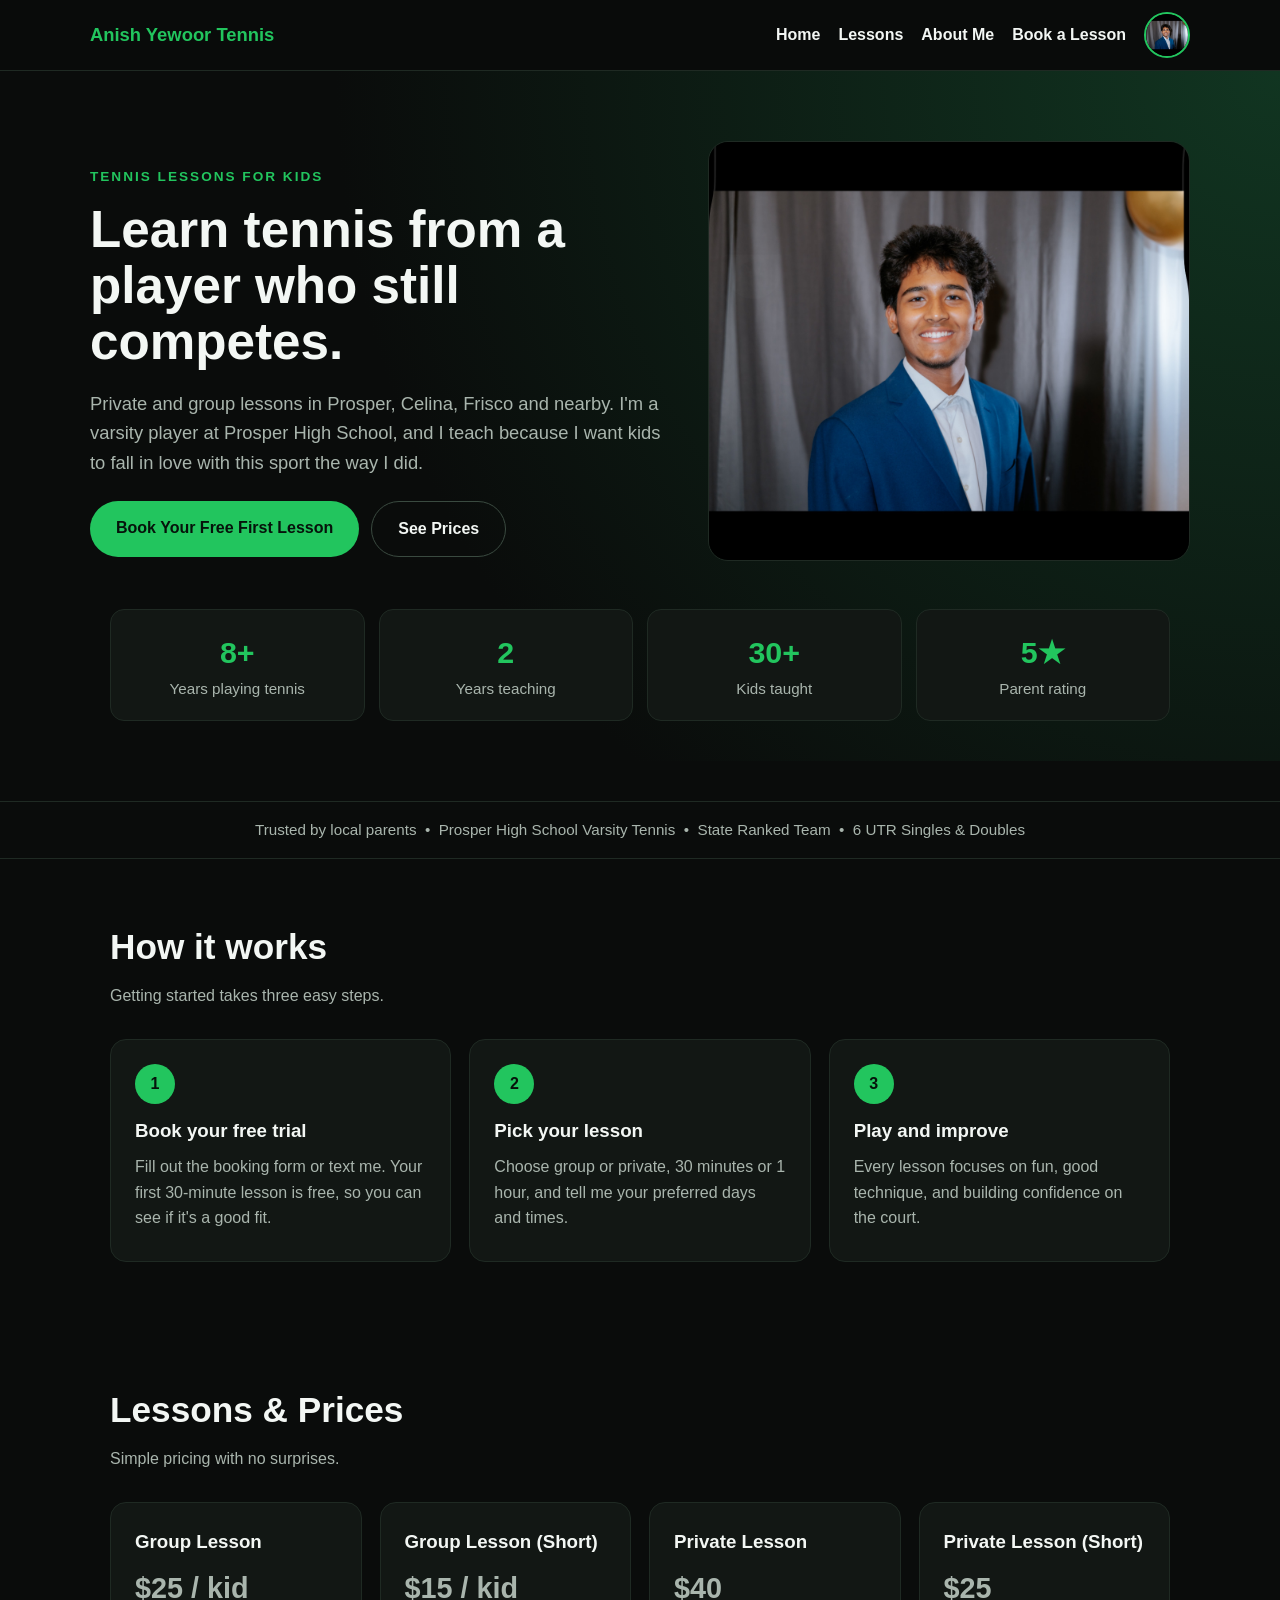
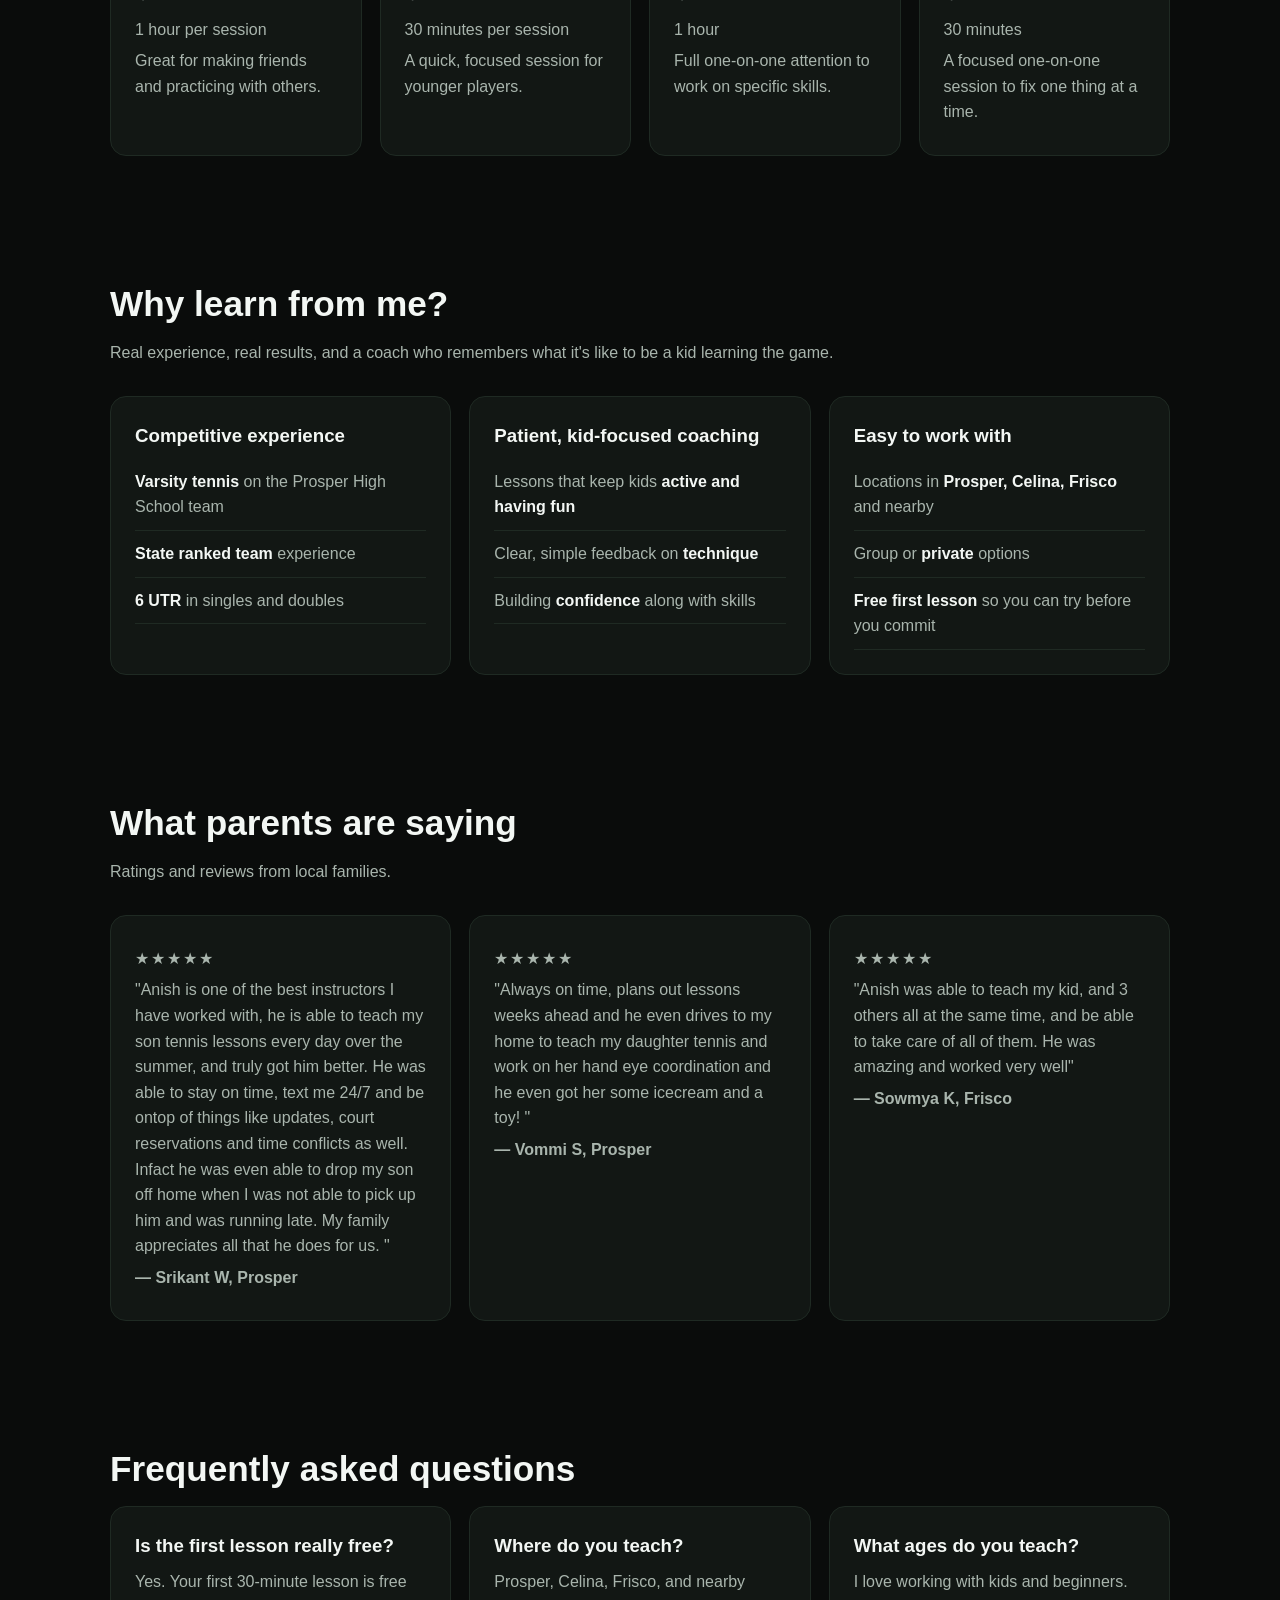
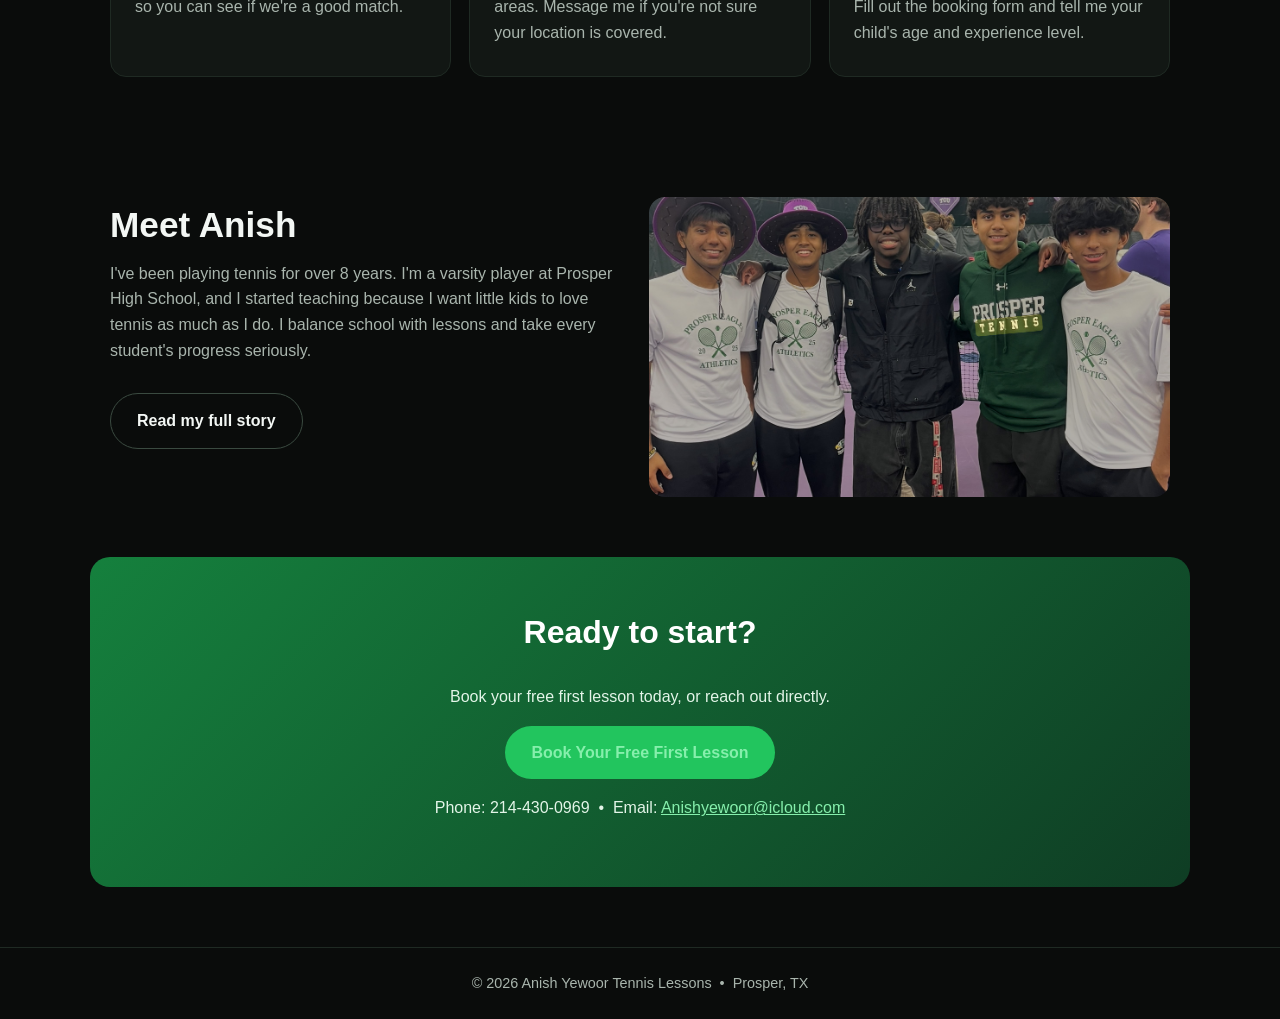
<file: index.html>
<!DOCTYPE html>
<html lang="en">
<head>
  <meta charset="UTF-8">
  <meta name="viewport" content="width=device-width, initial-scale=1.0">
  <title>Anish Yewoor | Tennis Lessons in Prosper, Celina &amp; Frisco</title>
  <link rel="stylesheet" href="style.css">
</head>
<body>

<header>
  <nav>
    <span class="brand">Anish Yewoor Tennis</span>
    <a href="index.html">Home</a>
    <a href="#lessons">Lessons</a>
    <a href="about.html">About Me</a>
    <a href="book.html">Book a Lesson</a>
    <img class="avatar" src="images/suit.jpg" alt="Anish Yewoor">
  </nav>
</header>

<section class="hero">
  <div class="hero-inner">
    <div>
      <p class="eyebrow">Tennis lessons for kids</p>
      <h1>Learn tennis from a player who still competes.</h1>
      <p class="lead">Private and group lessons in Prosper, Celina, Frisco and nearby. I'm a varsity player at Prosper High School, and I teach because I want kids to fall in love with this sport the way I did.</p>
      <div class="btn-row">
        <a href="book.html" class="btn">Book Your Free First Lesson</a>
        <a href="#lessons" class="btn btn-ghost">See Prices</a>
      </div>
    </div>
    <div class="hero-photo">
      <img src="images/suit.jpg" alt="Anish Yewoor in a suit">
    </div>
  </div>
  <div class="stats">
    <div class="stat"><strong>8+</strong><span>Years playing tennis</span></div>
    <div class="stat"><strong>2</strong><span>Years teaching</span></div>
    <div class="stat"><strong>30+</strong><span>Kids taught</span></div>
    <div class="stat"><strong>5★</strong><span>Parent rating</span></div>
  </div>
</section>

<div class="trust">
  Trusted by local parents &nbsp;•&nbsp; Prosper High School Varsity Tennis &nbsp;•&nbsp; State Ranked Team &nbsp;•&nbsp; 6 UTR Singles &amp; Doubles
</div>

<section class="section">
  <h2>How it works</h2>
  <p class="sub">Getting started takes three easy steps.</p>
  <div class="grid3">
    <div class="card">
      <div class="step-num">1</div>
      <h3>Book your free trial</h3>
      <p>Fill out the booking form or text me. Your first 30-minute lesson is free, so you can see if it's a good fit.</p>
    </div>
    <div class="card">
      <div class="step-num">2</div>
      <h3>Pick your lesson</h3>
      <p>Choose group or private, 30 minutes or 1 hour, and tell me your preferred days and times.</p>
    </div>
    <div class="card">
      <div class="step-num">3</div>
      <h3>Play and improve</h3>
      <p>Every lesson focuses on fun, good technique, and building confidence on the court.</p>
    </div>
  </div>
</section>

<section class="section" id="lessons">
  <h2>Lessons &amp; Prices</h2>
  <p class="sub">Simple pricing with no surprises.</p>
  <div class="grid4">
    <div class="card">
      <h3>Group Lesson</h3>
      <p class="price">$25 / kid</p>
      <p>1 hour per session</p>
      <p>Great for making friends and practicing with others.</p>
    </div>
    <div class="card">
      <h3>Group Lesson (Short)</h3>
      <p class="price">$15 / kid</p>
      <p>30 minutes per session</p>
      <p>A quick, focused session for younger players.</p>
    </div>
    <div class="card">
      <h3>Private Lesson</h3>
      <p class="price">$40</p>
      <p>1 hour</p>
      <p>Full one-on-one attention to work on specific skills.</p>
    </div>
    <div class="card">
      <h3>Private Lesson (Short)</h3>
      <p class="price">$25</p>
      <p>30 minutes</p>
      <p>A focused one-on-one session to fix one thing at a time.</p>
    </div>
  </div>
</section>

<section class="section">
  <h2>Why learn from me?</h2>
  <p class="sub">Real experience, real results, and a coach who remembers what it's like to be a kid learning the game.</p>
  <div class="grid3">
    <div class="card">
      <h3>Competitive experience</h3>
      <ul class="feature-list">
        <li><strong>Varsity tennis</strong> on the Prosper High School team</li>
        <li><strong>State ranked team</strong> experience</li>
        <li><strong>6 UTR</strong> in singles and doubles</li>
      </ul>
    </div>
    <div class="card">
      <h3>Patient, kid-focused coaching</h3>
      <ul class="feature-list">
        <li>Lessons that keep kids <strong>active and having fun</strong></li>
        <li>Clear, simple feedback on <strong>technique</strong></li>
        <li>Building <strong>confidence</strong> along with skills</li>
      </ul>
    </div>
    <div class="card">
      <h3>Easy to work with</h3>
      <ul class="feature-list">
        <li>Locations in <strong>Prosper, Celina, Frisco</strong> and nearby</li>
        <li>Group or <strong>private</strong> options</li>
        <li><strong>Free first lesson</strong> so you can try before you commit</li>
      </ul>
    </div>
  </div>
</section>

<section class="section">
  <h2>What parents are saying</h2>
  <p class="sub">Ratings and reviews from local families.</p>
  <div class="grid3">
    <div class="card">
      <p class="stars">★★★★★</p>
      <p>"Anish is one of the best instructors I have worked with, he is able to teach my son tennis lessons every day over the summer, and truly got him better. He was able to stay on time, text me 24/7 and be ontop of things like updates, court reservations and time conflicts as well. Infact he was even able to drop my son off home when I was not able to pick up him and was running late. My family appreciates all that he does for us. "</p>
      <p><strong>— Srikant W, Prosper</strong></p>
    </div>
    <div class="card">
      <p class="stars">★★★★★</p>
      <p>"Always on time, plans out lessons weeks ahead and he even drives to my home to teach my daughter tennis and work on her hand eye coordination and he even got her some icecream and a toy! "</p>
      <p><strong>— Vommi S, Prosper</strong></p>
    </div>
    <div class="card">
      <p class="stars">★★★★★</p>
      <p>"Anish was able to teach my kid, and 3 others all at the same time, and be able to take care of all of them. He was amazing and worked very well"</p>
      <p><strong>— Sowmya K, Frisco</strong></p>
    </div>
  </div>
</section>

<section class="section">
  <h2>Frequently asked questions</h2>
  <div class="grid3">
    <div class="card">
      <h3>Is the first lesson really free?</h3>
      <p>Yes. Your first 30-minute lesson is free so you can see if we're a good match.</p>
    </div>
    <div class="card">
      <h3>Where do you teach?</h3>
      <p>Prosper, Celina, Frisco, and nearby areas. Message me if you're not sure your location is covered.</p>
    </div>
    <div class="card">
      <h3>What ages do you teach?</h3>
      <p>I love working with kids and beginners. Fill out the booking form and tell me your child's age and experience level.</p>
    </div>
  </div>
</section>

<section class="section">
  <div class="grid3" style="grid-template-columns: 1fr 1fr;">
    <div>
      <h2>Meet Anish</h2>
      <p class="sub" style="color:var(--muted)">I've been playing tennis for over 8 years. I'm a varsity player at Prosper High School, and I started teaching because I want little kids to love tennis as much as I do. I balance school with lessons and take every student's progress seriously.</p>
      <a href="about.html" class="btn btn-ghost">Read my full story</a>
    </div>
    <div class="photos" style="margin:0">
      <img src="images/team.jpg" alt="Anish with the Prosper tennis team">
    </div>
  </div>
</section>

<section class="cta">
  <h2>Ready to start?</h2>
  <p>Book your free first lesson today, or reach out directly.</p>
  <p><a href="book.html" class="btn">Book Your Free First Lesson</a></p>
  <p>Phone: 214-430-0969 &nbsp;•&nbsp; Email: <a href="mailto:Anishyewoor@icloud.com">Anishyewoor@icloud.com</a></p>
</section>

<footer>&copy; 2026 Anish Yewoor Tennis Lessons &nbsp;•&nbsp; Prosper, TX</footer>

</body>
</html>
</file>
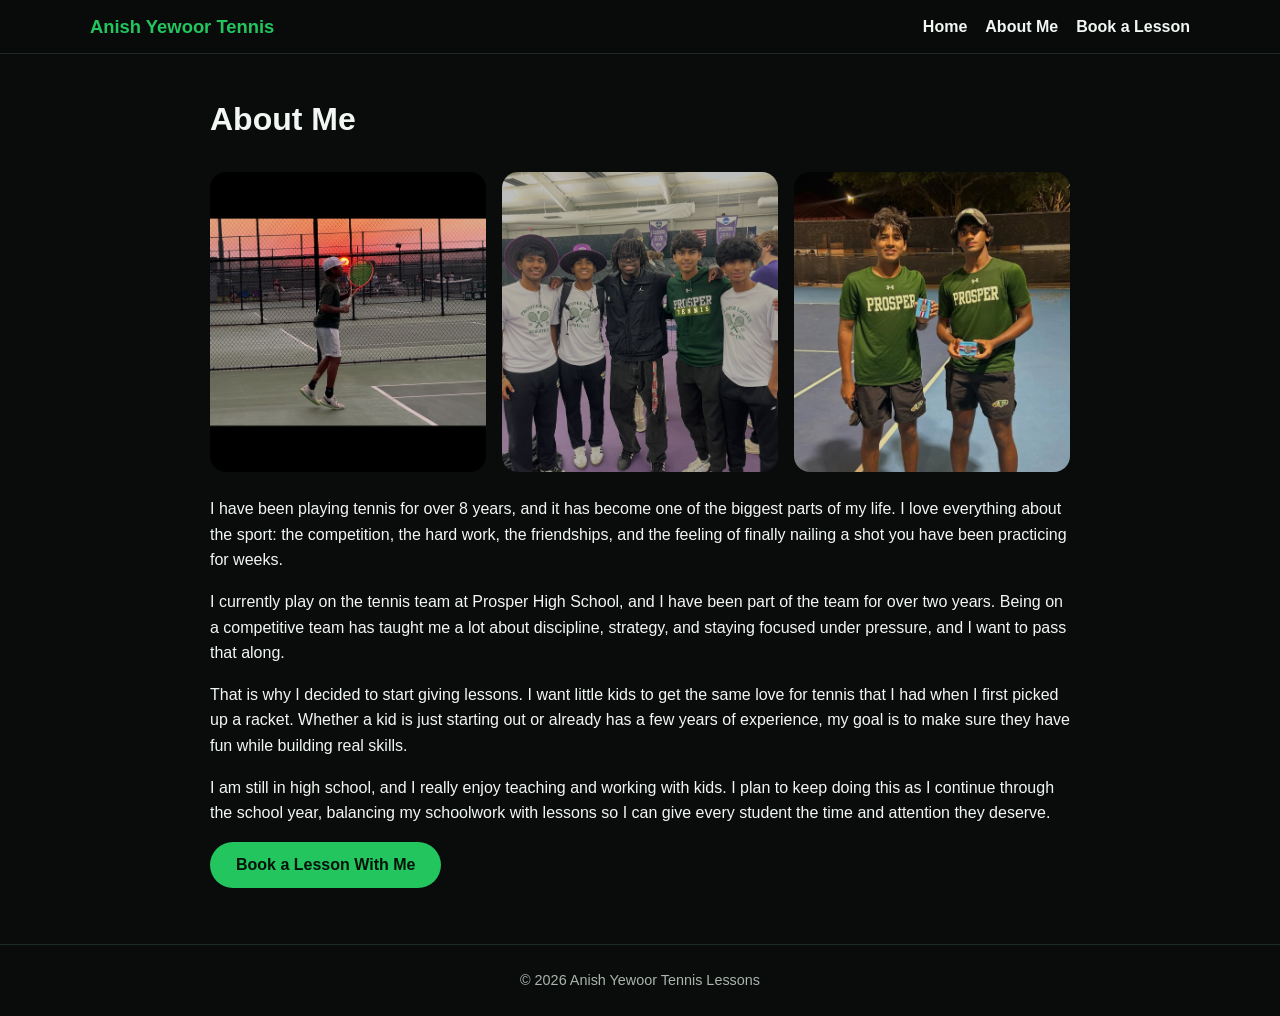
<file: about.html>
<!DOCTYPE html>
<html lang="en">
<head>
  <meta charset="UTF-8">
  <meta name="viewport" content="width=device-width, initial-scale=1.0">
  <title>About Me | Anish Yewoor Tennis</title>
  <link rel="stylesheet" href="style.css">
</head>
<body>

<header>
  <nav>
    <span class="brand">Anish Yewoor Tennis</span>
    <a href="index.html">Home</a>
    <a href="about.html">About Me</a>
    <a href="book.html">Book a Lesson</a>
  </nav>
</header>

<div class="container">
  <h2>About Me</h2>

  <div class="photos">
    <img src="images/photo-me.jpg" alt="Anish on the court at sunset">
    <img src="images/team.jpg" alt="Anish with the Prosper tennis team">
    <img src="images/medals.jpg" alt="Prosper tennis players with medals">
  </div>

  <p>I have been playing tennis for over 8 years, and it has become one of the biggest parts of my life. I love everything about the sport: the competition, the hard work, the friendships, and the feeling of finally nailing a shot you have been practicing for weeks.</p>

  <p>I currently play on the tennis team at Prosper High School, and I have been part of the team for over two years. Being on a competitive team has taught me a lot about discipline, strategy, and staying focused under pressure, and I want to pass that along.</p>

  <p>That is why I decided to start giving lessons. I want little kids to get the same love for tennis that I had when I first picked up a racket. Whether a kid is just starting out or already has a few years of experience, my goal is to make sure they have fun while building real skills.</p>

  <p>I am still in high school, and I really enjoy teaching and working with kids. I plan to keep doing this as I continue through the school year, balancing my schoolwork with lessons so I can give every student the time and attention they deserve.</p>

  <p><a href="book.html"><button>Book a Lesson With Me</button></a></p>
</div>

<footer>&copy; 2026 Anish Yewoor Tennis Lessons</footer>

</body>
</html>
</file>
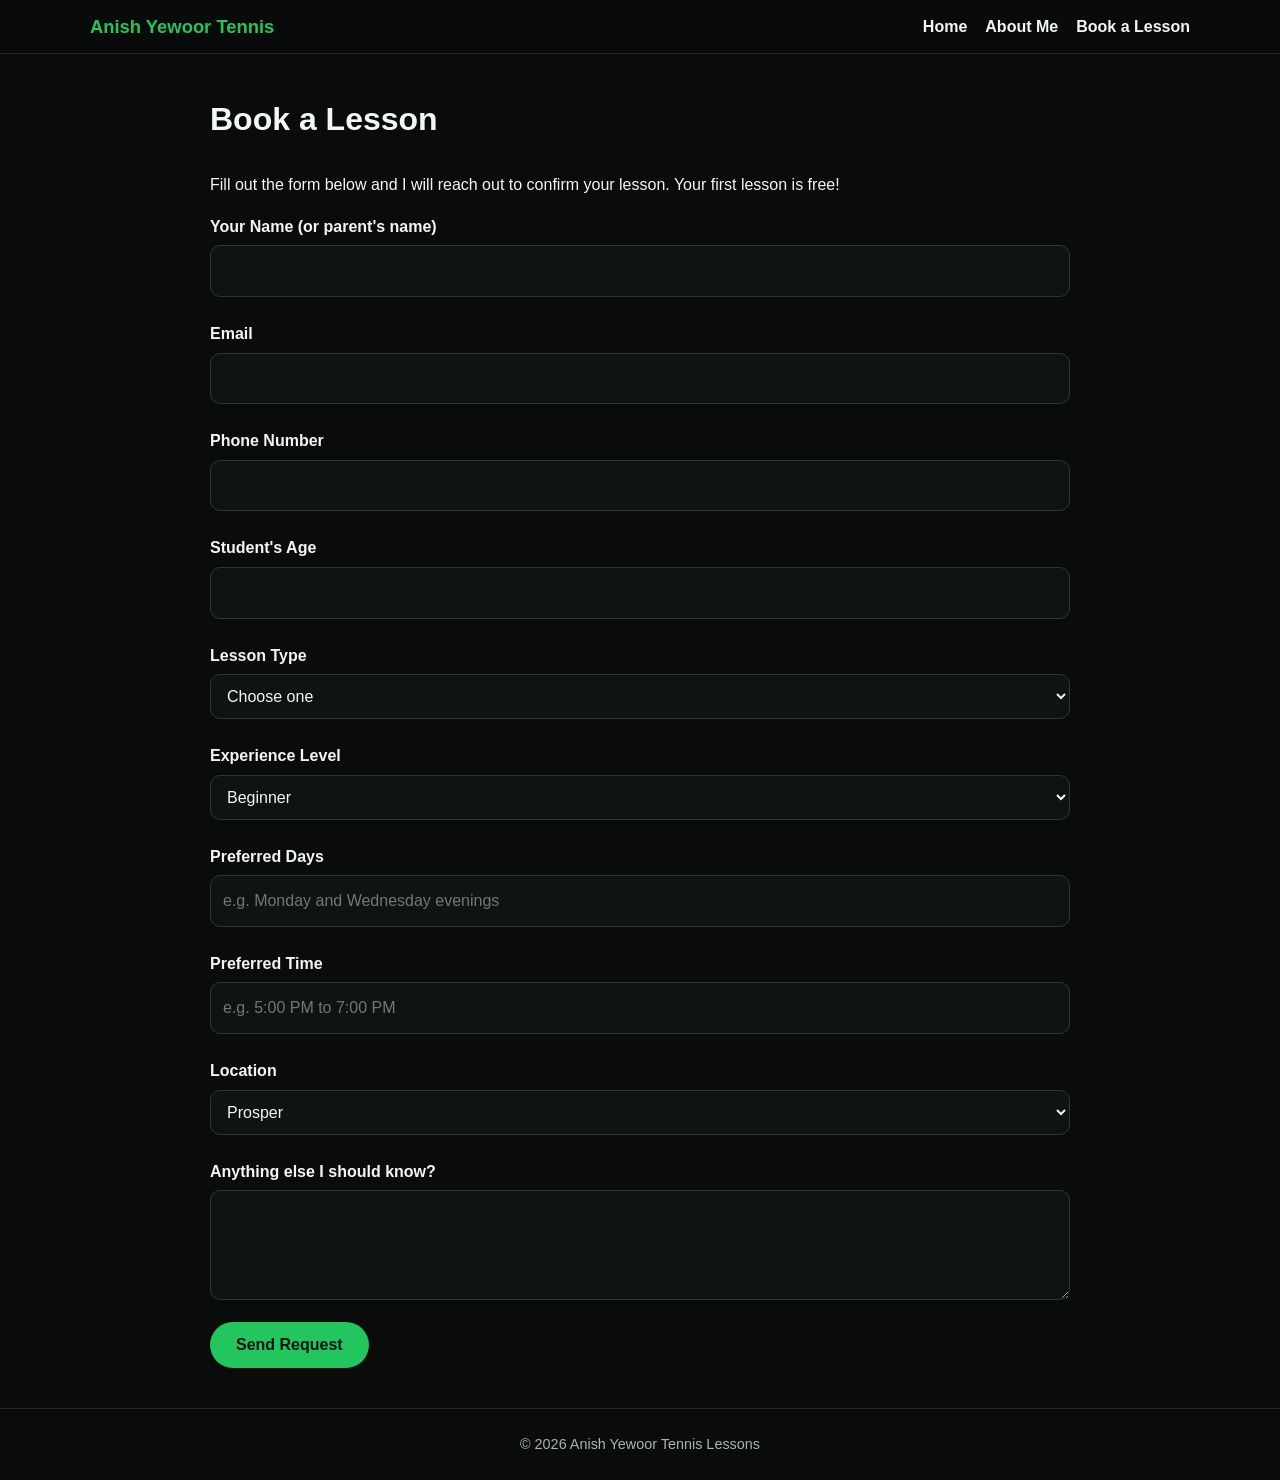
<file: book.html>
<!DOCTYPE html>
<html lang="en">
<head>
  <meta charset="UTF-8">
  <meta name="viewport" content="width=device-width, initial-scale=1.0">
  <title>Book a Lesson | Anish Yewoor Tennis</title>
  <link rel="stylesheet" href="style.css">
</head>
<body>

<header>
  <nav>
    <span class="brand">Anish Yewoor Tennis</span>
    <a href="index.html">Home</a>
    <a href="about.html">About Me</a>
    <a href="book.html">Book a Lesson</a>
  </nav>
</header>

<div class="container">
  <h2>Book a Lesson</h2>
  <p>Fill out the form below and I will reach out to confirm your lesson. Your first lesson is free!</p>

  <div id="thanks" class="thanks" style="display:none;">Thanks! Your request was sent. I will contact you soon.</div>

  <form action="https://formsubmit.co/Anishyewoor@icloud.com" method="POST">
    <!-- FormSubmit settings -->
    <input type="hidden" name="_subject" value="New Tennis Lesson Request!">
    <input type="hidden" name="_captcha" value="true">
    <input type="hidden" name="_template" value="table">
    <input type="hidden" name="_next" value="https://anishyewoortennis.github.io/book.html?sent=1">

    <label for="name">Your Name (or parent's name)</label>
    <input type="text" id="name" name="name" required>

    <label for="email">Email</label>
    <input type="email" id="email" name="email" required>

    <label for="phone">Phone Number</label>
    <input type="tel" id="phone" name="phone" required>

    <label for="student">Student's Age</label>
    <input type="text" id="student" name="student_age">

    <label for="lesson">Lesson Type</label>
    <select id="lesson" name="lesson_type" required>
      <option value="">Choose one</option>
      <option value="First Free Lesson (30 mins)">First Free Lesson (30 mins, free)</option>
      <option value="Group Lesson 1 hr ($25/kid)">Group Lesson, 1 hr ($25/kid)</option>
      <option value="Group Lesson 30 mins ($15/kid)">Group Lesson, 30 mins ($15/kid)</option>
      <option value="Private Lesson 1 hr ($40)">Private Lesson, 1 hr ($40)</option>
      <option value="Private Lesson 30 mins ($25)">Private Lesson, 30 mins ($25)</option>
    </select>

    <label for="experience">Experience Level</label>
    <select id="experience" name="experience">
      <option value="Beginner">Beginner</option>
      <option value="Intermediate">Intermediate</option>
      <option value="Advanced">Advanced</option>
    </select>

    <label for="days">Preferred Days</label>
    <input type="text" id="days" name="preferred_days" placeholder="e.g. Monday and Wednesday evenings">

    <label for="time">Preferred Time</label>
    <input type="text" id="time" name="preferred_time" placeholder="e.g. 5:00 PM to 7:00 PM">

    <label for="location">Location</label>
    <select id="location" name="location">
      <option value="Prosper">Prosper</option>
      <option value="Celina">Celina</option>
      <option value="Frisco">Frisco</option>
      <option value="Other nearby">Other nearby</option>
    </select>

    <label for="message">Anything else I should know?</label>
    <textarea id="message" name="message"></textarea>

    <button type="submit">Send Request</button>
  </form>
</div>

<footer>&copy; 2026 Anish Yewoor Tennis Lessons</footer>

<script>
  // Show the thank-you message after the form is sent
  if (window.location.search.includes("sent=1")) {
    document.getElementById("thanks").style.display = "block";
  }
</script>

</body>
</html>
</file>
<file: style.css>
:root {
  --black: #0a0c0b;
  --panel: #121714;
  --border: #1f2a23;
  --green: #22c55e;
  --mint: #86efac;
  --green-dark: #15803d;
  --deep: #0f3d24;
  --ink: #f3f7f4;
  --muted: #a9b5ad;
}
* { box-sizing: border-box; }
body { margin: 0; font-family: Arial, Helvetica, sans-serif; background: var(--black); color: var(--ink); line-height: 1.6; }
a { color: var(--green); }
h2 { color: var(--ink); font-size: 2rem; margin-top: 0; }

/* Header */
header { position: sticky; top: 0; z-index: 10; background: rgba(10,12,11,0.94); border-bottom: 1px solid var(--border); padding: 12px 20px; }
header nav { max-width: 1100px; margin: auto; display: flex; flex-wrap: wrap; gap: 18px; align-items: center; }
header .brand { color: var(--green); font-weight: bold; font-size: 1.15rem; margin-right: auto; }
header nav a { color: var(--ink); text-decoration: none; font-weight: bold; }
header nav a:hover { color: var(--green); }
.avatar { width: 46px; height: 46px; border-radius: 50%; object-fit: cover; border: 2px solid var(--green); }

/* Hero */
.hero { padding: 70px 20px 40px; background: radial-gradient(circle at top right, #113521, var(--black) 65%); }
.hero-inner { max-width: 1100px; margin: auto; display: grid; grid-template-columns: 1.2fr 1fr; gap: 40px; align-items: center; }
.eyebrow { color: var(--green); text-transform: uppercase; letter-spacing: 2px; font-size: 0.85rem; font-weight: bold; }
.hero h1 { font-size: 3.2rem; line-height: 1.1; margin: 12px 0 16px; }
.lead { font-size: 1.15rem; color: var(--muted); }
.hero-photo img { width: 100%; height: 420px; object-fit: cover; border-radius: 20px; border: 1px solid var(--border); }
.btn-row { display: flex; flex-wrap: wrap; gap: 12px; margin-top: 24px; }
.stats { display: grid; grid-template-columns: repeat(4, 1fr); gap: 14px; max-width: 1100px; margin: 40px auto 0; padding: 0 20px; }
.stat { background: var(--panel); border: 1px solid var(--border); border-radius: 14px; padding: 18px; text-align: center; }
.stat strong { display: block; font-size: 1.9rem; color: var(--green); }
.stat span { color: var(--muted); font-size: 0.95rem; }
.trust { border-top: 1px solid var(--border); border-bottom: 1px solid var(--border); text-align: center; padding: 16px 20px; color: var(--muted); font-size: 0.95rem; margin-top: 40px; }

/* Sections */
.section { max-width: 1100px; margin: auto; padding: 60px 20px; }
.section h2 { font-size: 2.2rem; margin: 0 0 8px; }
.sub { color: var(--muted); margin: 0 0 30px; }
.grid3 { display: grid; grid-template-columns: repeat(auto-fit, minmax(240px, 1fr)); gap: 18px; }
.grid4 { display: grid; grid-template-columns: repeat(auto-fit, minmax(200px, 1fr)); gap: 18px; }
.card { background: var(--panel); border: 1px solid var(--border); border-radius: 16px; padding: 24px; }
.card h3 { margin: 0 0 8px; color: var(--ink); }
.card p { color: var(--muted); margin: 6px 0; }
.step-num { width: 40px; height: 40px; border-radius: 50%; background: var(--green); color: #06130b; display: flex; align-items: center; justify-content: center; font-weight: bold; margin-bottom: 12px; }
.price { font-size: 1.8rem; font-weight: bold; color: var(--green); margin: 6px 0; }
.stars { color: #fbbf24; letter-spacing: 2px; }
.feature-list { list-style: none; padding: 0; margin: 0; }
.feature-list li { padding: 10px 0; border-bottom: 1px solid var(--border); color: var(--muted); }
.feature-list li strong { color: var(--ink); }
.credentials-strip { display: grid; grid-template-columns: repeat(auto-fit, minmax(200px, 1fr)); gap: 14px; }

/* CTA band */
.cta { max-width: 1100px; margin: 0 auto 60px; background: linear-gradient(135deg, var(--green-dark), var(--deep)); border-radius: 20px; padding: 50px 24px; text-align: center; }
.cta h2 { color: #fff; }
.cta p { color: #e3f5e8; }
.cta a { color: var(--mint); }

/* Shared */
.container { max-width: 900px; margin: auto; padding: 40px 20px; }
.photos { display: grid; grid-template-columns: repeat(auto-fit, minmax(250px, 1fr)); gap: 16px; margin: 24px 0; }
.photos img { width: 100%; height: 300px; object-fit: cover; border-radius: 16px; }
.btn, button { display: inline-block; background: var(--green); color: #06130b; border: 0; padding: 14px 26px; border-radius: 999px; font-size: 1rem; font-weight: bold; cursor: pointer; text-decoration: none; }
.btn:hover, button:hover { background: var(--mint); }
.btn-ghost { background: transparent; color: var(--ink); border: 1px solid #3a4a40; }
.btn-ghost:hover { background: transparent; color: var(--green); border-color: var(--green); }
form label { font-weight: bold; display: block; margin-top: 10px; }
input, select, textarea { width: 100%; padding: 12px; margin: 6px 0 14px; background: #0f1411; color: var(--ink); border: 1px solid #2a3a30; border-radius: 10px; font: inherit; }
textarea { min-height: 110px; }
.thanks { background: var(--green); color: #06130b; padding: 16px; border-radius: 10px; font-weight: bold; margin-bottom: 20px; }
footer { border-top: 1px solid var(--border); color: var(--muted); text-align: center; padding: 24px; font-size: 0.9rem; }

@media (max-width: 800px) {
  .hero-inner { grid-template-columns: 1fr; }
  .hero h1 { font-size: 2.4rem; }
  .hero-photo img { height: 300px; }
  .stats { grid-template-columns: repeat(2, 1fr); }
  .section h2 { font-size: 1.8rem; }
}
</file>
